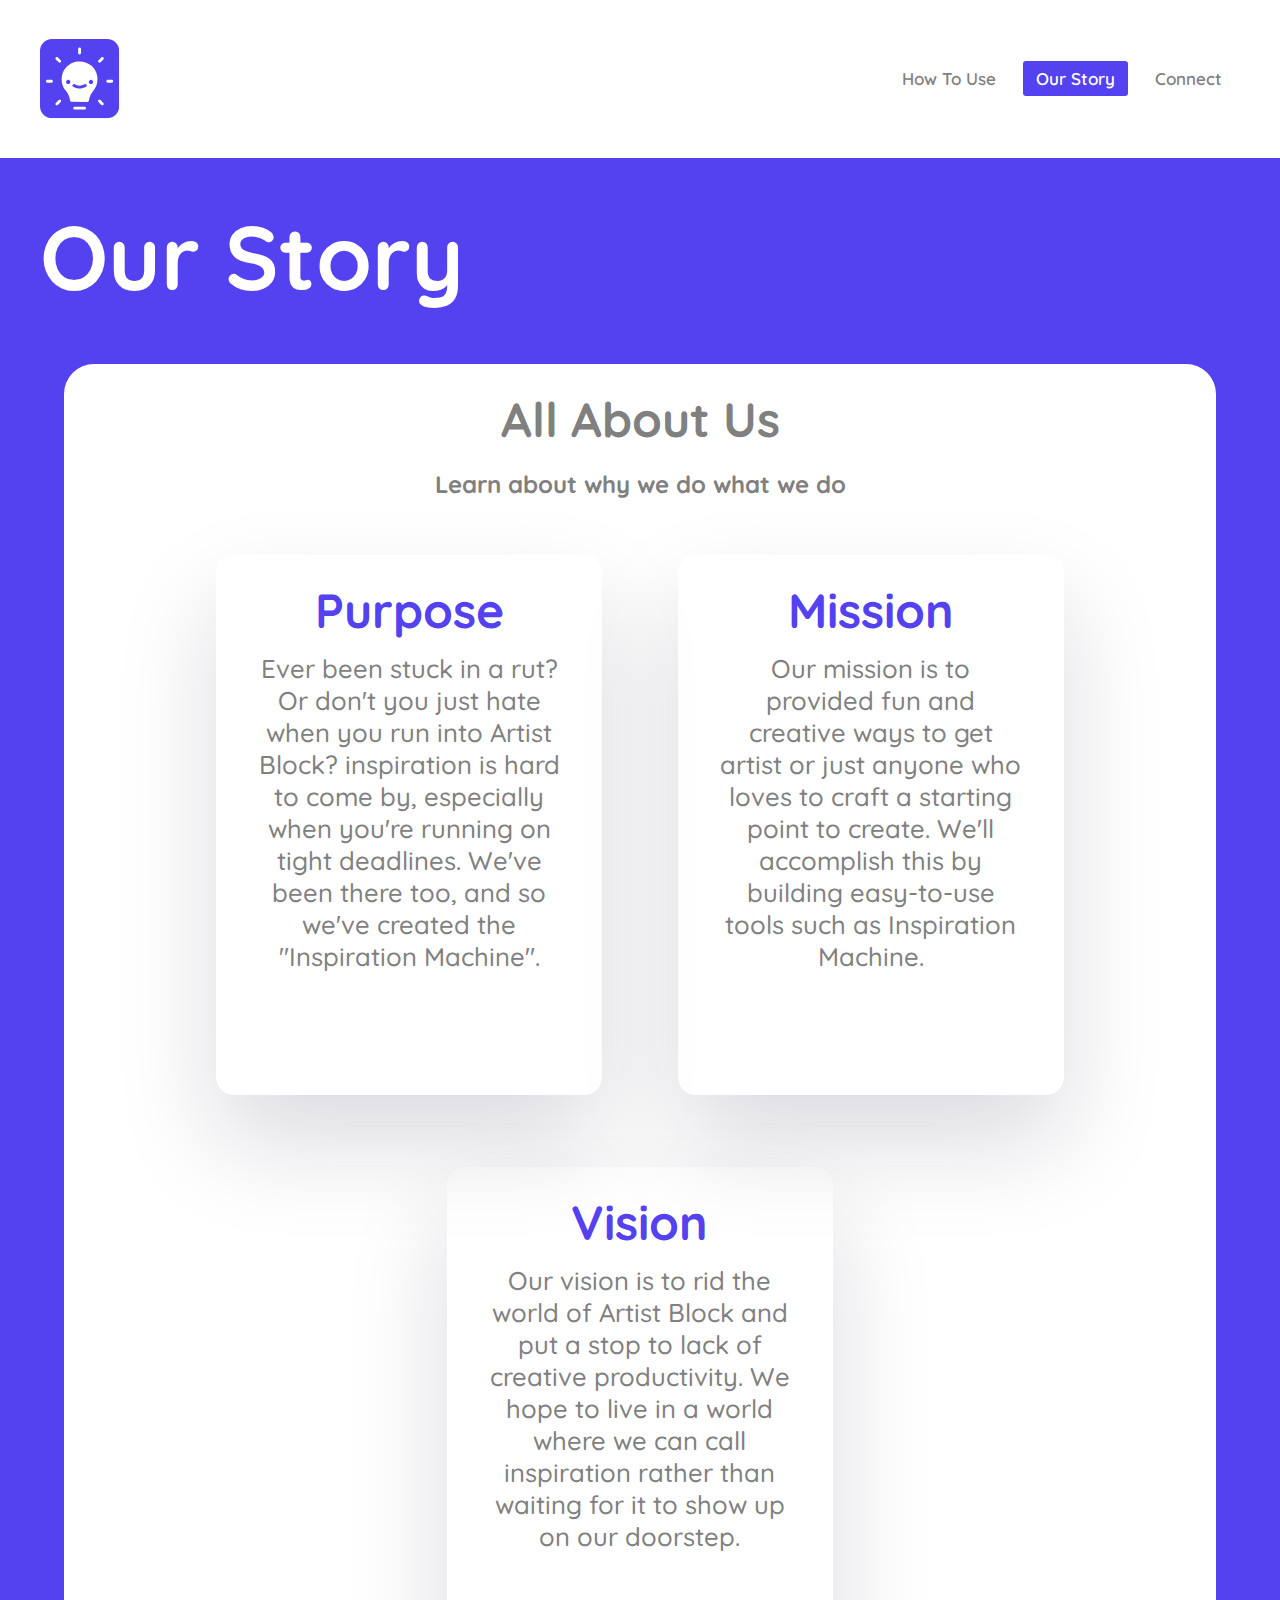
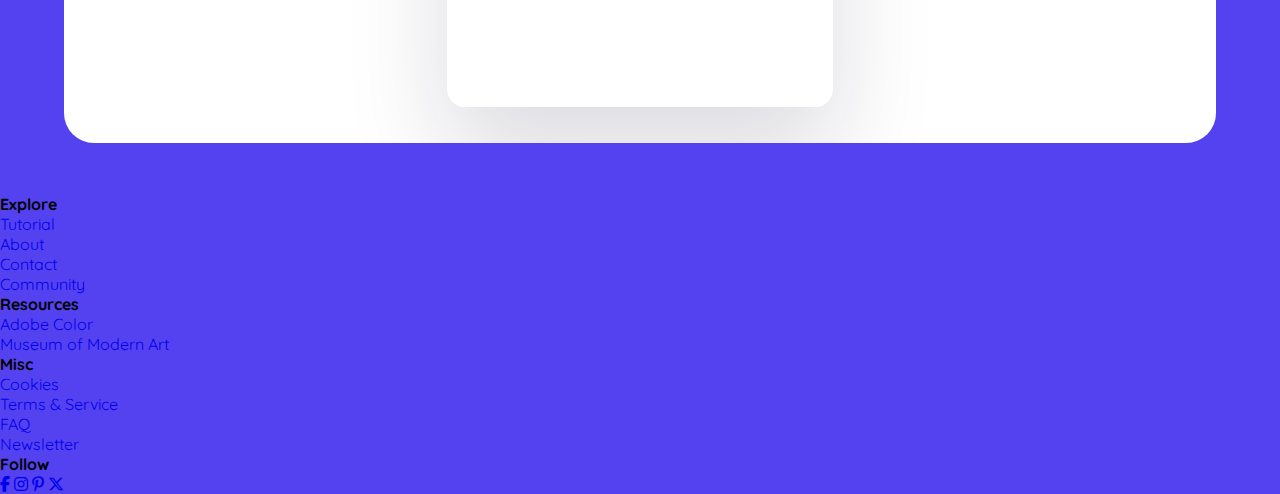
<file: about.html>
<!DOCTYPE html>
<html>
  <head>
    <meta charset="utf-8" />
    <title>Inspiration Machine</title>
    <meta name="viewport" content="width=device-width, initial-scale=1.0" />
    <link rel="stylesheet" href="css/styles.css" />
    <link rel="preconnect" href="https://fonts.googleapis.com" />
    <link rel="preconnect" href="https://fonts.gstatic.com" crossorigin />
    <link
      href="https://fonts.googleapis.com/css2?family=Quicksand:wght@300..700&display=swap"
      rel="stylesheet"
    />
    <link href="https://cdnjs.cloudflare.com/ajax/libs/font-awesome/6.5.2/css/all.min.css"
      rel="stylesheet"/>
  </head>
  <body>
    <nav>
      <a href="index.html" class="home-button">
        <svg
          xmlns="http://www.w3.org/2000/svg"
          width="80"
          height="80"
          viewBox="0 0 80 80"
          fill="none"
        >
          <g clip-path="url(#clip0_2_4)">
            <path
              d="M67.19 0H12C5.37258 0 0 5.37258 0 12V67.19C0 73.8174 5.37258 79.19 12 79.19H67.19C73.8174 79.19 79.19 73.8174 79.19 67.19V12C79.19 5.37258 73.8174 0 67.19 0Z"
              fill="#5441f0"
            />
            <path
              d="M62.35 66.37C61.98 66.37 61.61 66.23 61.33 65.95L58.5 63.12C57.94 62.56 57.94 61.64 58.5 61.08C59.06 60.52 59.98 60.52 60.54 61.08L63.37 63.91C63.93 64.47 63.93 65.39 63.37 65.95C63.09 66.23 62.72 66.37 62.35 66.37Z"
              fill="white"
            />
            <path
              d="M71.77 43.63H67.77C66.97 43.63 66.33 42.98 66.33 42.19C66.33 41.4 66.98 40.75 67.77 40.75H71.77C72.57 40.75 73.21 41.4 73.21 42.19C73.21 42.98 72.56 43.63 71.77 43.63Z"
              fill="white"
            />
            <path
              d="M59.52 23.7C59.15 23.7 58.78 23.56 58.5 23.28C57.94 22.72 57.94 21.8 58.5 21.24L61.33 18.41C61.89 17.85 62.81 17.85 63.37 18.41C63.93 18.97 63.93 19.89 63.37 20.45L60.54 23.28C60.26 23.56 59.89 23.7 59.52 23.7Z"
              fill="white"
            />
            <path
              d="M39.6 15.45C38.8 15.45 38.16 14.8 38.16 14.01V10.01C38.16 9.21001 38.81 8.57001 39.6 8.57001C40.39 8.57001 41.04 9.22001 41.04 10.01V14.01C41.04 14.81 40.39 15.45 39.6 15.45Z"
              fill="white"
            />
            <path
              d="M19.68 23.7C19.31 23.7 18.94 23.56 18.66 23.28L15.83 20.45C15.27 19.89 15.27 18.97 15.83 18.41C16.39 17.85 17.31 17.85 17.87 18.41L20.7 21.24C21.26 21.8 21.26 22.72 20.7 23.28C20.42 23.56 20.05 23.7 19.68 23.7Z"
              fill="white"
            />
            <path
              d="M11.42 43.63H7.41998C6.61998 43.63 5.97998 42.98 5.97998 42.19C5.97998 41.4 6.62998 40.75 7.41998 40.75H11.42C12.22 40.75 12.86 41.4 12.86 42.19C12.86 42.98 12.21 43.63 11.42 43.63Z"
              fill="white"
            />
            <path
              d="M16.85 66.37C16.48 66.37 16.11 66.23 15.83 65.95C15.27 65.39 15.27 64.47 15.83 63.91L18.66 61.08C19.22 60.52 20.14 60.52 20.7 61.08C21.26 61.64 21.26 62.56 20.7 63.12L17.87 65.95C17.59 66.23 17.22 66.37 16.85 66.37Z"
              fill="white"
            />
            <path
              d="M44.51 70.62H34.69C33.89 70.62 33.25 69.97 33.25 69.18C33.25 68.39 33.9 67.74 34.69 67.74H44.51C45.31 67.74 45.95 68.39 45.95 69.18C45.95 69.97 45.3 70.62 44.51 70.62Z"
              fill="white"
            />
            <path
              d="M50.89 26.37C46.66 22.94 41.13 21.64 35.69 22.78C29.02 24.19 23.55 29.61 22.09 36.26C20.86 41.87 22.23 47.56 25.86 51.86C27.78 54.14 29.26 56.68 30.19 61.68C30.32 62.36 30.9 62.85 31.59 62.86L47.43 63.04H47.45C48.15 63.04 48.75 62.53 48.87 61.84C49.73 56.73 51.13 54.31 52.97 52.26C55.91 48.97 57.53 44.73 57.53 40.32C57.53 34.88 55.11 29.8 50.88 26.37H50.89ZM30.23 43.71C30.11 44 29.94 44.23 29.74 44.43C29.54 44.63 29.31 44.78 29.05 44.89C28.79 45.01 28.5 45.06 28.22 45.06C27.96 45.06 27.67 45 27.42 44.89C27.13 44.77 26.9 44.63 26.7 44.43C26.5 44.23 26.35 44 26.24 43.71C26.12 43.45 26.07 43.19 26.07 42.91C26.07 42.33 26.3 41.79 26.7 41.38C26.9 41.18 27.13 41.01 27.42 40.89C27.94 40.69 28.54 40.69 29.06 40.89C29.32 41.01 29.55 41.18 29.75 41.38C30.15 41.78 30.38 42.33 30.38 42.91C30.38 43.2 30.32 43.46 30.24 43.71H30.23ZM46.03 47.81C44.07 48.95 41.84 49.55 39.59 49.55C37.34 49.55 35.11 48.95 33.15 47.81C32.46 47.41 32.23 46.53 32.63 45.84C33.03 45.15 33.91 44.91 34.6 45.32C37.64 47.08 41.54 47.08 44.58 45.32C45.27 44.92 46.15 45.15 46.55 45.84C46.95 46.53 46.71 47.41 46.02 47.81H46.03ZM52.96 43.71C52.84 44 52.7 44.23 52.5 44.43C52.3 44.63 52.07 44.78 51.78 44.89C51.52 45.01 51.26 45.06 50.97 45.06C50.4 45.06 49.85 44.83 49.45 44.43C49.25 44.23 49.08 44 48.96 43.71C48.87 43.45 48.82 43.19 48.82 42.91C48.82 42.33 49.05 41.79 49.45 41.38C50.03 40.78 51 40.58 51.78 40.89C52.07 41.01 52.3 41.18 52.5 41.38C52.9 41.78 53.13 42.33 53.13 42.91C53.13 43.2 53.07 43.46 52.96 43.71Z"
              fill="white"
            />
          </g>
          <defs>
            <clipPath id="clip0_2_4">
              <rect width="79.19" height="79.19" fill="white" />
            </clipPath>
          </defs>
        </svg>
      </a>
      <ul>
        <li><a href="tutorial.html">How To Use</a></li>
        <li><a class="color-active" href="about.html">Our Story</a></li>
        <li><a href="contact.html">Connect</a></li>
      </ul>
    </nav>
    <section></section>
    <h1>Our Story</h1> 
    <div class="board">
      <h3><div class="Homeh3">All About Us</div></h3>
      <h2>
        <div class="Homeh2">
          Learn about why we do what we do
        </div>
      </h2>
      <div class="sheets">    <h2><div class="abouth2">Purpose</div></h2>
      <div class="p-container">
        <p>
          Ever been stuck in a rut? Or don't you just hate when you run into
          Artist Block? inspiration is hard to come by, especially when you're
          running on tight deadlines. We've been there too, and so we've created
          the "Inspiration Machine".
        </p>
      </div></div>
          <div class="sheets"><h2><div class="abouth2">Mission</div></h2>
          <div class="p2-container">
            <p>
              Our mission is to provided fun and creative ways to get artist or just
              anyone who loves to craft a starting point to create. We'll accomplish
              this by building easy-to-use tools such as Inspiration Machine.
            </p>
          </div>
          </div>
              <div class="sheets"><h2><div class="abouth2">Vision</div></h2>
              <div class="p2-container">
                <p>
                  Our vision is to rid the world of Artist Block and put a stop to lack of creative productivity. We hope to live in a world where we can call inspiration rather than waiting for it to show up on our doorstep.
                </p>
              </div>
          </div>
      </div>
    </div>
    

    <body class="about"></body>
    <section class="footer">
      <div class="footer-content">
      <div class="footer-row">
        <div class="footer-col">
          <h4>Explore</h4>
          <ul class="links">
            <li><a href="tutorial.html">Tutorial</a></li>
            <li><a href="about.html">About</a></li>
            <li><a href="contact.html">Contact</a></li>
            <li><a href="social.html">Community</a></li>
          </ul>
        </div>
        <div class="footer-col">
          <h4>Resources</h4>
          <ul class="links">
            <li><a href="https://color.adobe.com/create/color-wheel">Adobe Color</a></li>
            <li><a href="https://www.moma.org/">Museum of Modern Art</a></li>
          </ul>
        </div>
        <div class="footer-col">
          <h4>Misc</h4>
          <ul class="links">
            <li><a href="#">Cookies</a></li>
            <li><a href="#">Terms & Service</a></li>
            <li><a href="#">FAQ</a></li>
            <li><a href="#">Newsletter</a></li>
          </ul>
        </div>
        <div class="footer-col">
          <h4>Follow</h4>
          <div class="icons">
            <a href="https://www.facebook.com/" target="_blank"><i class="fa-brands fa-facebook-f"></i></a>
            <a href="https://www.instagram.com/" target="_blank"><i class="fa-brands fa-instagram"></i></a>
            <a href="https://www.pinterest.com/" target="_blank"><i class="fa-brands fa-pinterest-p"></i></a>
            <a href="https://www.twitter.com/" target="_blank"><i class="fa-brands fa-x-twitter"></i></a>
          </div>
        </div>
      </div>
    </section>
  </body>
</html>
</file>
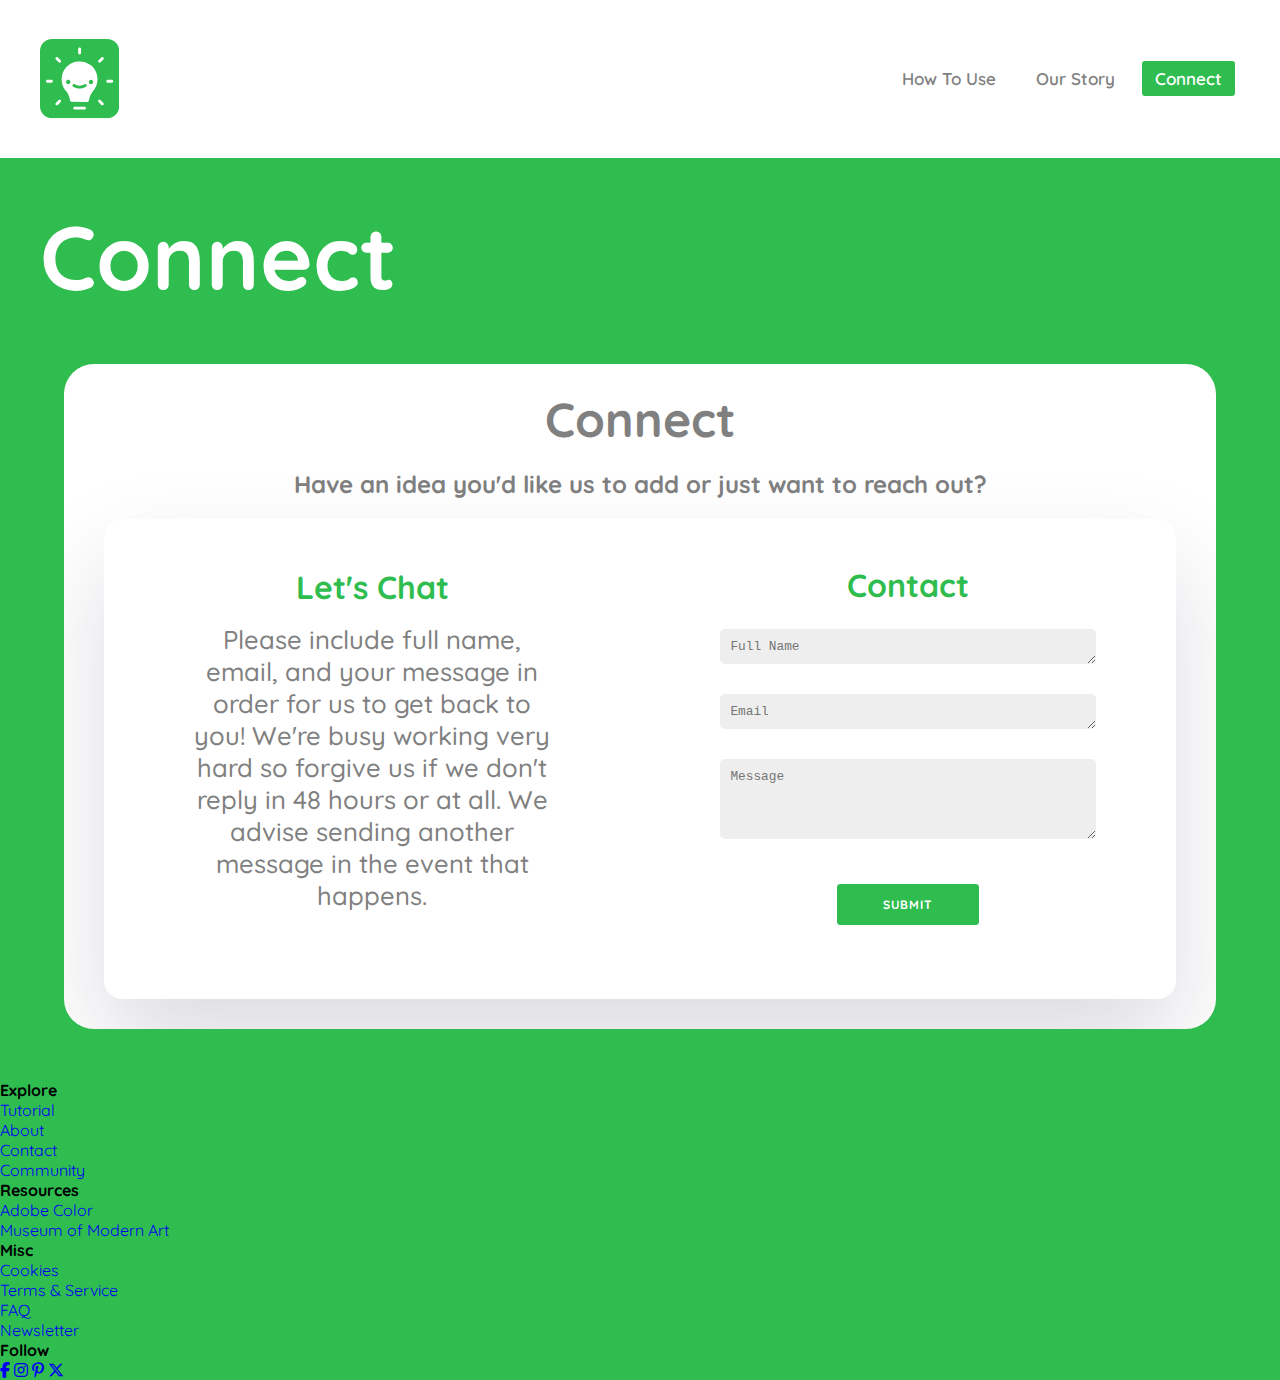
<file: contact.html>
<!DOCTYPE html>
<html>
  <head>
    <meta charset="utf-8" />
    <title>Inspiration Machine</title>
    <meta name="viewport" content="width=device-width, initial-scale=1.0" />
    <link rel="stylesheet" href="css/styles.css" />
    <link rel="preconnect" href="https://fonts.googleapis.com" />
    <link rel="preconnect" href="https://fonts.gstatic.com" crossorigin />
    <link
      href="https://fonts.googleapis.com/css2?family=Quicksand:wght@300..700&display=swap"
      rel="stylesheet"
    />
    <link href="https://cdnjs.cloudflare.com/ajax/libs/font-awesome/6.5.2/css/all.min.css"
      rel="stylesheet"/>
  </head>
  <body>
    <nav>
      <a href="index.html" class="home-button">
        <svg
          xmlns="http://www.w3.org/2000/svg"
          width="80"
          height="80"
          viewBox="0 0 80 80"
          fill="none"
        >
          <g clip-path="url(#clip0_2_4)">
            <path
              d="M67.19 0H12C5.37258 0 0 5.37258 0 12V67.19C0 73.8174 5.37258 79.19 12 79.19H67.19C73.8174 79.19 79.19 73.8174 79.19 67.19V12C79.19 5.37258 73.8174 0 67.19 0Z"
              fill="#2FBD50"
            />
            <path
              d="M62.35 66.37C61.98 66.37 61.61 66.23 61.33 65.95L58.5 63.12C57.94 62.56 57.94 61.64 58.5 61.08C59.06 60.52 59.98 60.52 60.54 61.08L63.37 63.91C63.93 64.47 63.93 65.39 63.37 65.95C63.09 66.23 62.72 66.37 62.35 66.37Z"
              fill="white"
            />
            <path
              d="M71.77 43.63H67.77C66.97 43.63 66.33 42.98 66.33 42.19C66.33 41.4 66.98 40.75 67.77 40.75H71.77C72.57 40.75 73.21 41.4 73.21 42.19C73.21 42.98 72.56 43.63 71.77 43.63Z"
              fill="white"
            />
            <path
              d="M59.52 23.7C59.15 23.7 58.78 23.56 58.5 23.28C57.94 22.72 57.94 21.8 58.5 21.24L61.33 18.41C61.89 17.85 62.81 17.85 63.37 18.41C63.93 18.97 63.93 19.89 63.37 20.45L60.54 23.28C60.26 23.56 59.89 23.7 59.52 23.7Z"
              fill="white"
            />
            <path
              d="M39.6 15.45C38.8 15.45 38.16 14.8 38.16 14.01V10.01C38.16 9.21001 38.81 8.57001 39.6 8.57001C40.39 8.57001 41.04 9.22001 41.04 10.01V14.01C41.04 14.81 40.39 15.45 39.6 15.45Z"
              fill="white"
            />
            <path
              d="M19.68 23.7C19.31 23.7 18.94 23.56 18.66 23.28L15.83 20.45C15.27 19.89 15.27 18.97 15.83 18.41C16.39 17.85 17.31 17.85 17.87 18.41L20.7 21.24C21.26 21.8 21.26 22.72 20.7 23.28C20.42 23.56 20.05 23.7 19.68 23.7Z"
              fill="white"
            />
            <path
              d="M11.42 43.63H7.41998C6.61998 43.63 5.97998 42.98 5.97998 42.19C5.97998 41.4 6.62998 40.75 7.41998 40.75H11.42C12.22 40.75 12.86 41.4 12.86 42.19C12.86 42.98 12.21 43.63 11.42 43.63Z"
              fill="white"
            />
            <path
              d="M16.85 66.37C16.48 66.37 16.11 66.23 15.83 65.95C15.27 65.39 15.27 64.47 15.83 63.91L18.66 61.08C19.22 60.52 20.14 60.52 20.7 61.08C21.26 61.64 21.26 62.56 20.7 63.12L17.87 65.95C17.59 66.23 17.22 66.37 16.85 66.37Z"
              fill="white"
            />
            <path
              d="M44.51 70.62H34.69C33.89 70.62 33.25 69.97 33.25 69.18C33.25 68.39 33.9 67.74 34.69 67.74H44.51C45.31 67.74 45.95 68.39 45.95 69.18C45.95 69.97 45.3 70.62 44.51 70.62Z"
              fill="white"
            />
            <path
              d="M50.89 26.37C46.66 22.94 41.13 21.64 35.69 22.78C29.02 24.19 23.55 29.61 22.09 36.26C20.86 41.87 22.23 47.56 25.86 51.86C27.78 54.14 29.26 56.68 30.19 61.68C30.32 62.36 30.9 62.85 31.59 62.86L47.43 63.04H47.45C48.15 63.04 48.75 62.53 48.87 61.84C49.73 56.73 51.13 54.31 52.97 52.26C55.91 48.97 57.53 44.73 57.53 40.32C57.53 34.88 55.11 29.8 50.88 26.37H50.89ZM30.23 43.71C30.11 44 29.94 44.23 29.74 44.43C29.54 44.63 29.31 44.78 29.05 44.89C28.79 45.01 28.5 45.06 28.22 45.06C27.96 45.06 27.67 45 27.42 44.89C27.13 44.77 26.9 44.63 26.7 44.43C26.5 44.23 26.35 44 26.24 43.71C26.12 43.45 26.07 43.19 26.07 42.91C26.07 42.33 26.3 41.79 26.7 41.38C26.9 41.18 27.13 41.01 27.42 40.89C27.94 40.69 28.54 40.69 29.06 40.89C29.32 41.01 29.55 41.18 29.75 41.38C30.15 41.78 30.38 42.33 30.38 42.91C30.38 43.2 30.32 43.46 30.24 43.71H30.23ZM46.03 47.81C44.07 48.95 41.84 49.55 39.59 49.55C37.34 49.55 35.11 48.95 33.15 47.81C32.46 47.41 32.23 46.53 32.63 45.84C33.03 45.15 33.91 44.91 34.6 45.32C37.64 47.08 41.54 47.08 44.58 45.32C45.27 44.92 46.15 45.15 46.55 45.84C46.95 46.53 46.71 47.41 46.02 47.81H46.03ZM52.96 43.71C52.84 44 52.7 44.23 52.5 44.43C52.3 44.63 52.07 44.78 51.78 44.89C51.52 45.01 51.26 45.06 50.97 45.06C50.4 45.06 49.85 44.83 49.45 44.43C49.25 44.23 49.08 44 48.96 43.71C48.87 43.45 48.82 43.19 48.82 42.91C48.82 42.33 49.05 41.79 49.45 41.38C50.03 40.78 51 40.58 51.78 40.89C52.07 41.01 52.3 41.18 52.5 41.38C52.9 41.78 53.13 42.33 53.13 42.91C53.13 43.2 53.07 43.46 52.96 43.71Z"
              fill="white"
            />
          </g>
          <defs>
            <clipPath id="clip0_2_4">
              <rect width="79.19" height="79.19" fill="white" />
            </clipPath>
          </defs>
        </svg>
      </a>
      <ul>
        <li><a href="tutorial.html">How To Use</a></li>
        <li><a href="about.html">Our Story</a></li>
        <li><a class="color4-active" href="contact.html">Connect</a></li>
      </ul>
    </nav>
    <section></section>
    <body class="connect"></body>
    <h1>Connect</h1>
    <div class= "board"> <h3><div class="Homeh3">Connect</div></h3>
    <h2>
      <div class="Homeh2">
        Have an idea you'd like us to add or just want to reach out?
      </div>
      <div class="container">
        <div class="form-container">
          <div class="left-container">
            <div class="left-inner-container">
            <h6>Let's Chat</h6>
              <p>Please include full name, email, and your message in order for us to get back to you! We're busy working very hard so forgive us if we don't reply in 48 hours or at all. We advise sending another message in the event that happens.</p>
          </div>
            </div>
          <div class="right-container">
            <div class="right-inner-container">
              <form method="post" action="contactengine.php">
                <h6 class="lg-view">Contact</h6>
                <h6 class="sm-view">Let's Chat</h6>
                <label for="Name"></label>
				<input type="text" name="Name" id="Name" />
        <textarea id="Name" name="Name" rows="1" placeholder="Full Name" required></textarea>
	
				<label for="Email"></label>
				<input type="text" name="Email" id="Email" />
        <textarea id="Email" name="Email" rows="1" cols="20" placeholder="Email" required></textarea>
				
				<label for="Message"></label><br />
				<textarea id="Message" name="Message" rows="4" cols="20" placeholder="Message" required></textarea>
                <button type="submit">Submit</button>
            </form>
            </div>
          </div>
        </div>
      </div>
  </div>

  <section class="footer">
    <div class="footer-content">
    <div class="footer-row">
      <div class="footer-col">
        <h4>Explore</h4>
          <ul class="links">
            <li><a href="tutorial.html">Tutorial</a></li>
            <li><a href="about.html">About</a></li>
            <li><a href="contact.html">Contact</a></li>
            <li><a href="social.html">Community</a></li>
          </ul>
        </div>
        <div class="footer-col">
          <h4>Resources</h4>
          <ul class="links">
            <li><a href="https://color.adobe.com/create/color-wheel">Adobe Color</a></li>
            <li><a href="https://www.moma.org/">Museum of Modern Art</a></li>
          </ul>
        </div>
      <div class="footer-col">
        <h4>Misc</h4>
        <ul class="links">
          <li><a href="#">Cookies</a></li>
          <li><a href="#">Terms & Service</a></li>
          <li><a href="#">FAQ</a></li>
          <li><a href="#">Newsletter</a></li>
        </ul>
      </div>
      <div class="footer-col">
        <h4>Follow</h4>
        <div class="icons">
          <a href="https://www.facebook.com/" target="_blank"><i class="fa-brands fa-facebook-f"></i></a>
          <a href="https://www.instagram.com/" target="_blank"><i class="fa-brands fa-instagram"></i></a>
          <a href="https://www.pinterest.com/" target="_blank"><i class="fa-brands fa-pinterest-p"></i></a>
          <a href="https://www.twitter.com/" target="_blank"><i class="fa-brands fa-x-twitter"></i></a>
        </div>
      </div>
    </div>
  </section>

  </body>
</html>
</file>
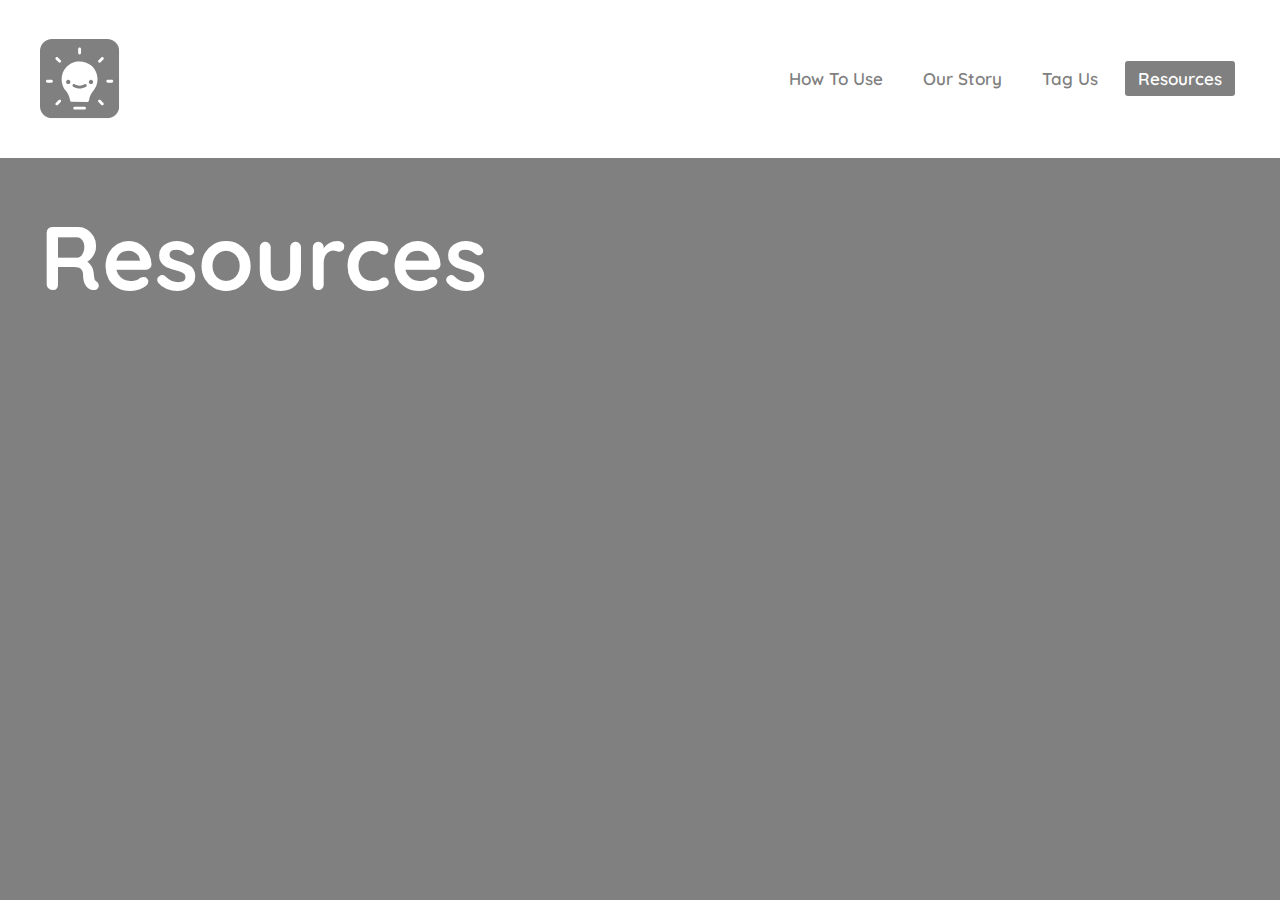
<file: resource.html>
<!DOCTYPE html>
<html>
  <head>
    <meta charset="utf-8" />
    <title>Inspiration Machine</title>
    <meta name="viewport" content="width=device-width, initial-scale=1.0" />
    <link rel="stylesheet" href="css/styles.css" />
    <link rel="preconnect" href="https://fonts.googleapis.com" />
    <link rel="preconnect" href="https://fonts.gstatic.com" crossorigin />
    <link
      href="https://fonts.googleapis.com/css2?family=Quicksand:wght@300..700&display=swap"
      rel="stylesheet"
    />
  </head>
  <body>
    <nav>
      <a href="index.html" class="home-button">
        <svg
          xmlns="http://www.w3.org/2000/svg"
          width="80"
          height="80"
          viewBox="0 0 80 80"
          fill="none"
        >
          <g clip-path="url(#clip0_2_4)">
            <path
              d="M67.19 0H12C5.37258 0 0 5.37258 0 12V67.19C0 73.8174 5.37258 79.19 12 79.19H67.19C73.8174 79.19 79.19 73.8174 79.19 67.19V12C79.19 5.37258 73.8174 0 67.19 0Z"
              fill="#808080"
            />
            <path
              d="M62.35 66.37C61.98 66.37 61.61 66.23 61.33 65.95L58.5 63.12C57.94 62.56 57.94 61.64 58.5 61.08C59.06 60.52 59.98 60.52 60.54 61.08L63.37 63.91C63.93 64.47 63.93 65.39 63.37 65.95C63.09 66.23 62.72 66.37 62.35 66.37Z"
              fill="white"
            />
            <path
              d="M71.77 43.63H67.77C66.97 43.63 66.33 42.98 66.33 42.19C66.33 41.4 66.98 40.75 67.77 40.75H71.77C72.57 40.75 73.21 41.4 73.21 42.19C73.21 42.98 72.56 43.63 71.77 43.63Z"
              fill="white"
            />
            <path
              d="M59.52 23.7C59.15 23.7 58.78 23.56 58.5 23.28C57.94 22.72 57.94 21.8 58.5 21.24L61.33 18.41C61.89 17.85 62.81 17.85 63.37 18.41C63.93 18.97 63.93 19.89 63.37 20.45L60.54 23.28C60.26 23.56 59.89 23.7 59.52 23.7Z"
              fill="white"
            />
            <path
              d="M39.6 15.45C38.8 15.45 38.16 14.8 38.16 14.01V10.01C38.16 9.21001 38.81 8.57001 39.6 8.57001C40.39 8.57001 41.04 9.22001 41.04 10.01V14.01C41.04 14.81 40.39 15.45 39.6 15.45Z"
              fill="white"
            />
            <path
              d="M19.68 23.7C19.31 23.7 18.94 23.56 18.66 23.28L15.83 20.45C15.27 19.89 15.27 18.97 15.83 18.41C16.39 17.85 17.31 17.85 17.87 18.41L20.7 21.24C21.26 21.8 21.26 22.72 20.7 23.28C20.42 23.56 20.05 23.7 19.68 23.7Z"
              fill="white"
            />
            <path
              d="M11.42 43.63H7.41998C6.61998 43.63 5.97998 42.98 5.97998 42.19C5.97998 41.4 6.62998 40.75 7.41998 40.75H11.42C12.22 40.75 12.86 41.4 12.86 42.19C12.86 42.98 12.21 43.63 11.42 43.63Z"
              fill="white"
            />
            <path
              d="M16.85 66.37C16.48 66.37 16.11 66.23 15.83 65.95C15.27 65.39 15.27 64.47 15.83 63.91L18.66 61.08C19.22 60.52 20.14 60.52 20.7 61.08C21.26 61.64 21.26 62.56 20.7 63.12L17.87 65.95C17.59 66.23 17.22 66.37 16.85 66.37Z"
              fill="white"
            />
            <path
              d="M44.51 70.62H34.69C33.89 70.62 33.25 69.97 33.25 69.18C33.25 68.39 33.9 67.74 34.69 67.74H44.51C45.31 67.74 45.95 68.39 45.95 69.18C45.95 69.97 45.3 70.62 44.51 70.62Z"
              fill="white"
            />
            <path
              d="M50.89 26.37C46.66 22.94 41.13 21.64 35.69 22.78C29.02 24.19 23.55 29.61 22.09 36.26C20.86 41.87 22.23 47.56 25.86 51.86C27.78 54.14 29.26 56.68 30.19 61.68C30.32 62.36 30.9 62.85 31.59 62.86L47.43 63.04H47.45C48.15 63.04 48.75 62.53 48.87 61.84C49.73 56.73 51.13 54.31 52.97 52.26C55.91 48.97 57.53 44.73 57.53 40.32C57.53 34.88 55.11 29.8 50.88 26.37H50.89ZM30.23 43.71C30.11 44 29.94 44.23 29.74 44.43C29.54 44.63 29.31 44.78 29.05 44.89C28.79 45.01 28.5 45.06 28.22 45.06C27.96 45.06 27.67 45 27.42 44.89C27.13 44.77 26.9 44.63 26.7 44.43C26.5 44.23 26.35 44 26.24 43.71C26.12 43.45 26.07 43.19 26.07 42.91C26.07 42.33 26.3 41.79 26.7 41.38C26.9 41.18 27.13 41.01 27.42 40.89C27.94 40.69 28.54 40.69 29.06 40.89C29.32 41.01 29.55 41.18 29.75 41.38C30.15 41.78 30.38 42.33 30.38 42.91C30.38 43.2 30.32 43.46 30.24 43.71H30.23ZM46.03 47.81C44.07 48.95 41.84 49.55 39.59 49.55C37.34 49.55 35.11 48.95 33.15 47.81C32.46 47.41 32.23 46.53 32.63 45.84C33.03 45.15 33.91 44.91 34.6 45.32C37.64 47.08 41.54 47.08 44.58 45.32C45.27 44.92 46.15 45.15 46.55 45.84C46.95 46.53 46.71 47.41 46.02 47.81H46.03ZM52.96 43.71C52.84 44 52.7 44.23 52.5 44.43C52.3 44.63 52.07 44.78 51.78 44.89C51.52 45.01 51.26 45.06 50.97 45.06C50.4 45.06 49.85 44.83 49.45 44.43C49.25 44.23 49.08 44 48.96 43.71C48.87 43.45 48.82 43.19 48.82 42.91C48.82 42.33 49.05 41.79 49.45 41.38C50.03 40.78 51 40.58 51.78 40.89C52.07 41.01 52.3 41.18 52.5 41.38C52.9 41.78 53.13 42.33 53.13 42.91C53.13 43.2 53.07 43.46 52.96 43.71Z"
              fill="white"
            />
          </g>
          <defs>
            <clipPath id="clip0_2_4">
              <rect width="79.19" height="79.19" fill="white" />
            </clipPath>
          </defs>
        </svg>
      </a>
      <ul>
        <li><a href="tutorial.html">How To Use</a></li>
        <li><a href="about.html">Our Story</a></li>
        <li><a href="social.html">Tag Us</a></li>
        <li><a class="active" href="resource.html">Resources</a></li>
      </ul>
    </nav>
    <section></section>
    <h1>Resources</h1>
  </body>
</html>
</file>
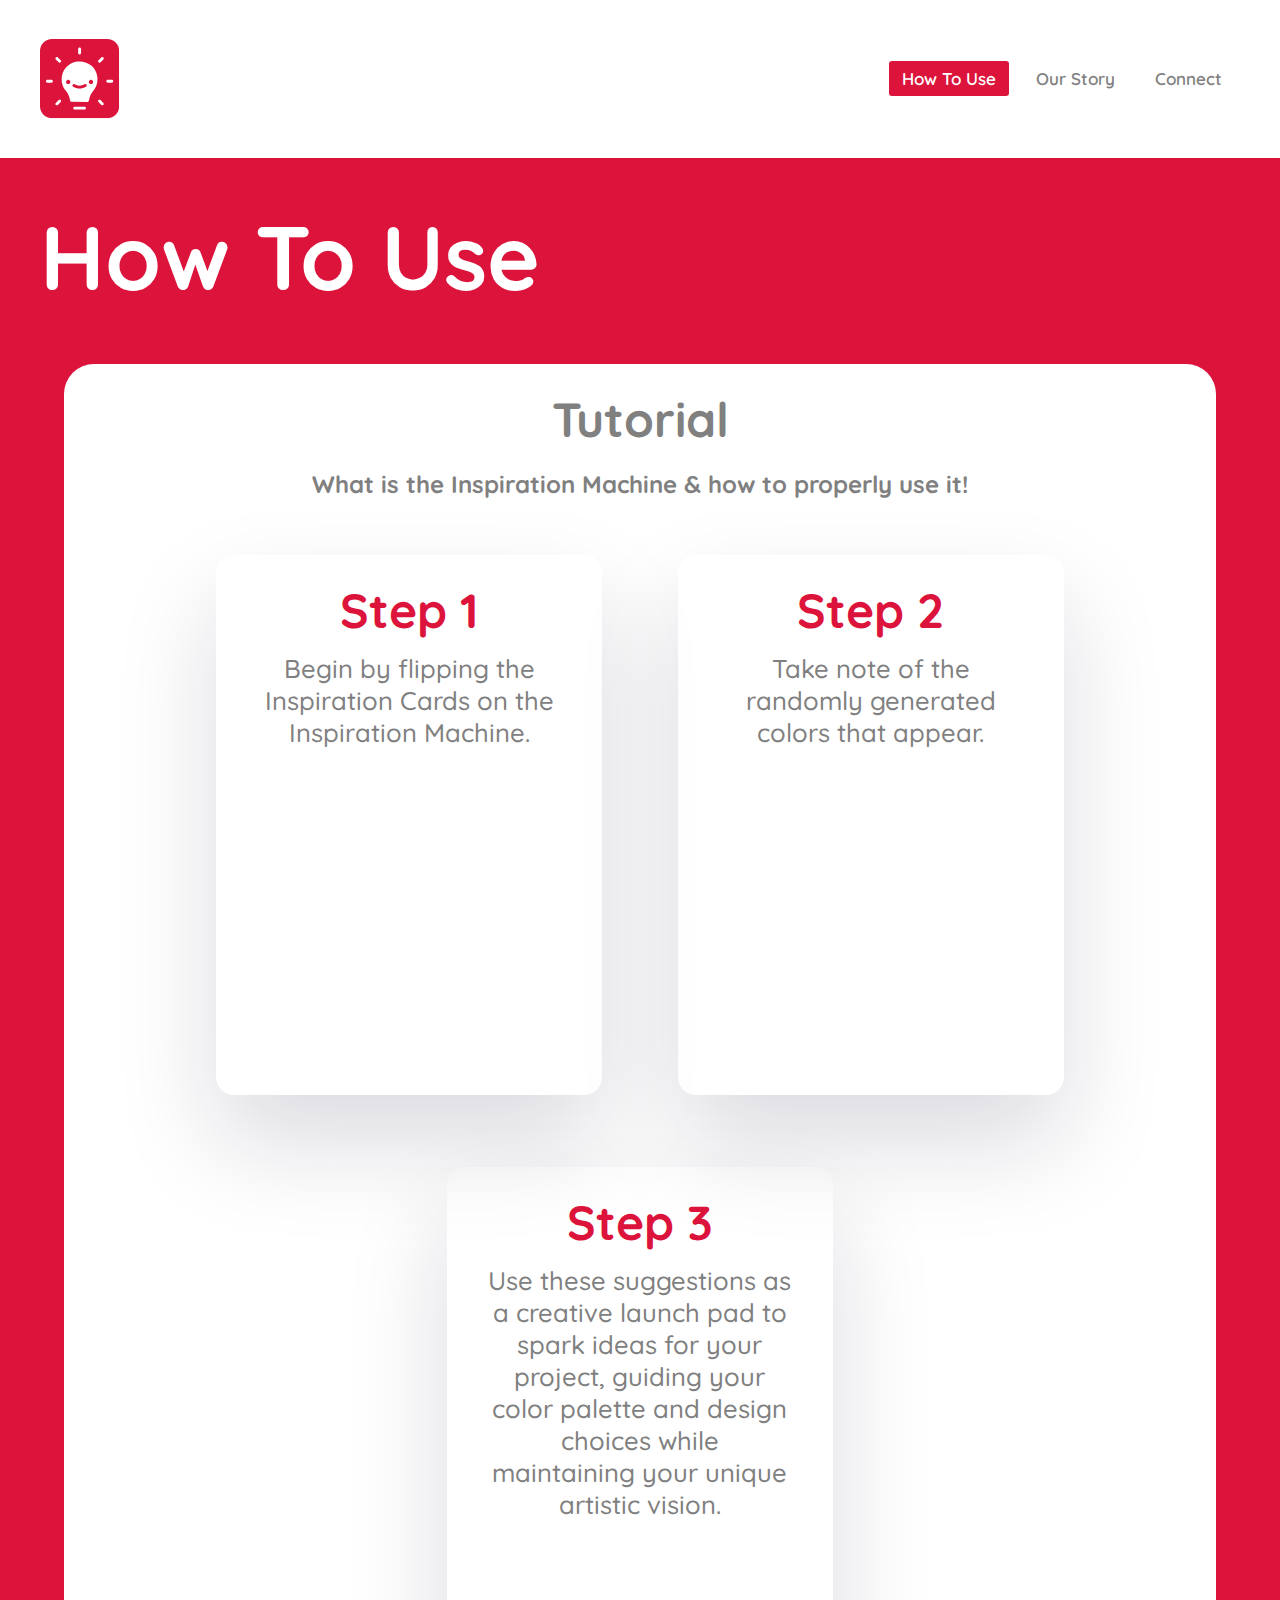
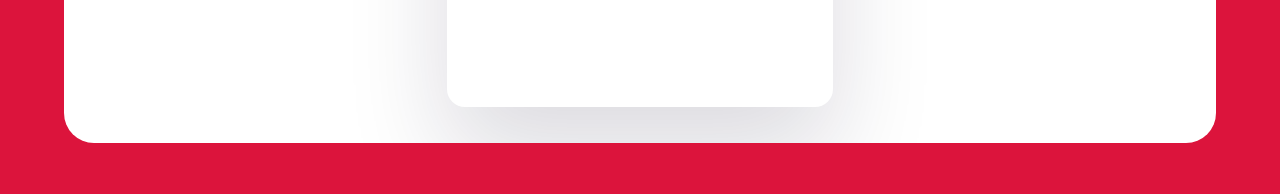
<file: tutorial.html>
<!DOCTYPE html>
<html>
  <head>
    <meta charset="utf-8" />
    <title>Inspiration Machine</title>
    <meta name="viewport" content="width=device-width, initial-scale=1.0" />
    <link rel="stylesheet" href="css/styles.css" />
    <link rel="preconnect" href="https://fonts.googleapis.com" />
    <link rel="preconnect" href="https://fonts.gstatic.com" crossorigin />
    <link
      href="https://fonts.googleapis.com/css2?family=Quicksand:wght@300..700&display=swap"
      rel="stylesheet"
    />
    <link href="https://cdnjs.cloudflare.com/ajax/libs/font-awesome/6.5.2/css/all.min.css"
      rel="stylesheet"/>
  </head>
  <body>
    <nav>
      <a href="index.html" class="home-button">
        <svg
          xmlns="http://www.w3.org/2000/svg"
          width="80"
          height="80"
          viewBox="0 0 80 80"
          fill="none"
        >
          <g clip-path="url(#clip0_2_4)">
            <path
              d="M67.19 0H12C5.37258 0 0 5.37258 0 12V67.19C0 73.8174 5.37258 79.19 12 79.19H67.19C73.8174 79.19 79.19 73.8174 79.19 67.19V12C79.19 5.37258 73.8174 0 67.19 0Z"
              fill="#dc143c"
            />
            <path
              d="M62.35 66.37C61.98 66.37 61.61 66.23 61.33 65.95L58.5 63.12C57.94 62.56 57.94 61.64 58.5 61.08C59.06 60.52 59.98 60.52 60.54 61.08L63.37 63.91C63.93 64.47 63.93 65.39 63.37 65.95C63.09 66.23 62.72 66.37 62.35 66.37Z"
              fill="white"
            />
            <path
              d="M71.77 43.63H67.77C66.97 43.63 66.33 42.98 66.33 42.19C66.33 41.4 66.98 40.75 67.77 40.75H71.77C72.57 40.75 73.21 41.4 73.21 42.19C73.21 42.98 72.56 43.63 71.77 43.63Z"
              fill="white"
            />
            <path
              d="M59.52 23.7C59.15 23.7 58.78 23.56 58.5 23.28C57.94 22.72 57.94 21.8 58.5 21.24L61.33 18.41C61.89 17.85 62.81 17.85 63.37 18.41C63.93 18.97 63.93 19.89 63.37 20.45L60.54 23.28C60.26 23.56 59.89 23.7 59.52 23.7Z"
              fill="white"
            />
            <path
              d="M39.6 15.45C38.8 15.45 38.16 14.8 38.16 14.01V10.01C38.16 9.21001 38.81 8.57001 39.6 8.57001C40.39 8.57001 41.04 9.22001 41.04 10.01V14.01C41.04 14.81 40.39 15.45 39.6 15.45Z"
              fill="white"
            />
            <path
              d="M19.68 23.7C19.31 23.7 18.94 23.56 18.66 23.28L15.83 20.45C15.27 19.89 15.27 18.97 15.83 18.41C16.39 17.85 17.31 17.85 17.87 18.41L20.7 21.24C21.26 21.8 21.26 22.72 20.7 23.28C20.42 23.56 20.05 23.7 19.68 23.7Z"
              fill="white"
            />
            <path
              d="M11.42 43.63H7.41998C6.61998 43.63 5.97998 42.98 5.97998 42.19C5.97998 41.4 6.62998 40.75 7.41998 40.75H11.42C12.22 40.75 12.86 41.4 12.86 42.19C12.86 42.98 12.21 43.63 11.42 43.63Z"
              fill="white"
            />
            <path
              d="M16.85 66.37C16.48 66.37 16.11 66.23 15.83 65.95C15.27 65.39 15.27 64.47 15.83 63.91L18.66 61.08C19.22 60.52 20.14 60.52 20.7 61.08C21.26 61.64 21.26 62.56 20.7 63.12L17.87 65.95C17.59 66.23 17.22 66.37 16.85 66.37Z"
              fill="white"
            />
            <path
              d="M44.51 70.62H34.69C33.89 70.62 33.25 69.97 33.25 69.18C33.25 68.39 33.9 67.74 34.69 67.74H44.51C45.31 67.74 45.95 68.39 45.95 69.18C45.95 69.97 45.3 70.62 44.51 70.62Z"
              fill="white"
            />
            <path
              d="M50.89 26.37C46.66 22.94 41.13 21.64 35.69 22.78C29.02 24.19 23.55 29.61 22.09 36.26C20.86 41.87 22.23 47.56 25.86 51.86C27.78 54.14 29.26 56.68 30.19 61.68C30.32 62.36 30.9 62.85 31.59 62.86L47.43 63.04H47.45C48.15 63.04 48.75 62.53 48.87 61.84C49.73 56.73 51.13 54.31 52.97 52.26C55.91 48.97 57.53 44.73 57.53 40.32C57.53 34.88 55.11 29.8 50.88 26.37H50.89ZM30.23 43.71C30.11 44 29.94 44.23 29.74 44.43C29.54 44.63 29.31 44.78 29.05 44.89C28.79 45.01 28.5 45.06 28.22 45.06C27.96 45.06 27.67 45 27.42 44.89C27.13 44.77 26.9 44.63 26.7 44.43C26.5 44.23 26.35 44 26.24 43.71C26.12 43.45 26.07 43.19 26.07 42.91C26.07 42.33 26.3 41.79 26.7 41.38C26.9 41.18 27.13 41.01 27.42 40.89C27.94 40.69 28.54 40.69 29.06 40.89C29.32 41.01 29.55 41.18 29.75 41.38C30.15 41.78 30.38 42.33 30.38 42.91C30.38 43.2 30.32 43.46 30.24 43.71H30.23ZM46.03 47.81C44.07 48.95 41.84 49.55 39.59 49.55C37.34 49.55 35.11 48.95 33.15 47.81C32.46 47.41 32.23 46.53 32.63 45.84C33.03 45.15 33.91 44.91 34.6 45.32C37.64 47.08 41.54 47.08 44.58 45.32C45.27 44.92 46.15 45.15 46.55 45.84C46.95 46.53 46.71 47.41 46.02 47.81H46.03ZM52.96 43.71C52.84 44 52.7 44.23 52.5 44.43C52.3 44.63 52.07 44.78 51.78 44.89C51.52 45.01 51.26 45.06 50.97 45.06C50.4 45.06 49.85 44.83 49.45 44.43C49.25 44.23 49.08 44 48.96 43.71C48.87 43.45 48.82 43.19 48.82 42.91C48.82 42.33 49.05 41.79 49.45 41.38C50.03 40.78 51 40.58 51.78 40.89C52.07 41.01 52.3 41.18 52.5 41.38C52.9 41.78 53.13 42.33 53.13 42.91C53.13 43.2 53.07 43.46 52.96 43.71Z"
              fill="white"
            />
          </g>
          <defs>
            <clipPath id="clip0_2_4">
              <rect width="79.19" height="79.19" fill="white" />
            </clipPath>
          </defs>
        </svg>
      </a>
      <ul>
        <li><a class="color2-active" href="tutorial.html">How To Use</a></li>
        <li><a href="about.html">Our Story</a></li>
        <li><a href="contact.html">Connect</a></li>
      </ul>
    </nav>
    <section></section>
    <h1>How To Use</h1>
    <div class="board">
      <h3><div class="Homeh3">Tutorial</div></h3>
      <h2>
        <div class="Homeh2">
          What is the Inspiration Machine & how to properly use it!
        </div>
      </h2>
      <div class="sheets">    
        <h2><div class="tutorialh2">Step 1</div></h2>
      <div class="p-container">
        <p>
          Begin by flipping the Inspiration Cards on the Inspiration Machine.
        </p>
      </div></div>
          <div class="sheets"><h2><div class="tutorialh2">Step 2</div></h2>
          <div class="p2-container">
            <p>
              Take note of the randomly generated colors that appear.
            </p>
          </div>
          </div>
              <div class="sheets"><h2><div class="tutorialh2">Step 3</div></h2>
              <div class="p2-container">
                <p>
                  Use these suggestions as a creative launch pad to spark ideas for your project, guiding your color palette and design choices while maintaining your unique artistic vision.
                </p>
              </div>
          </div>
      </div>
    </div>
    <body class="tutorial"></body>
  </body>
</html>
</file>
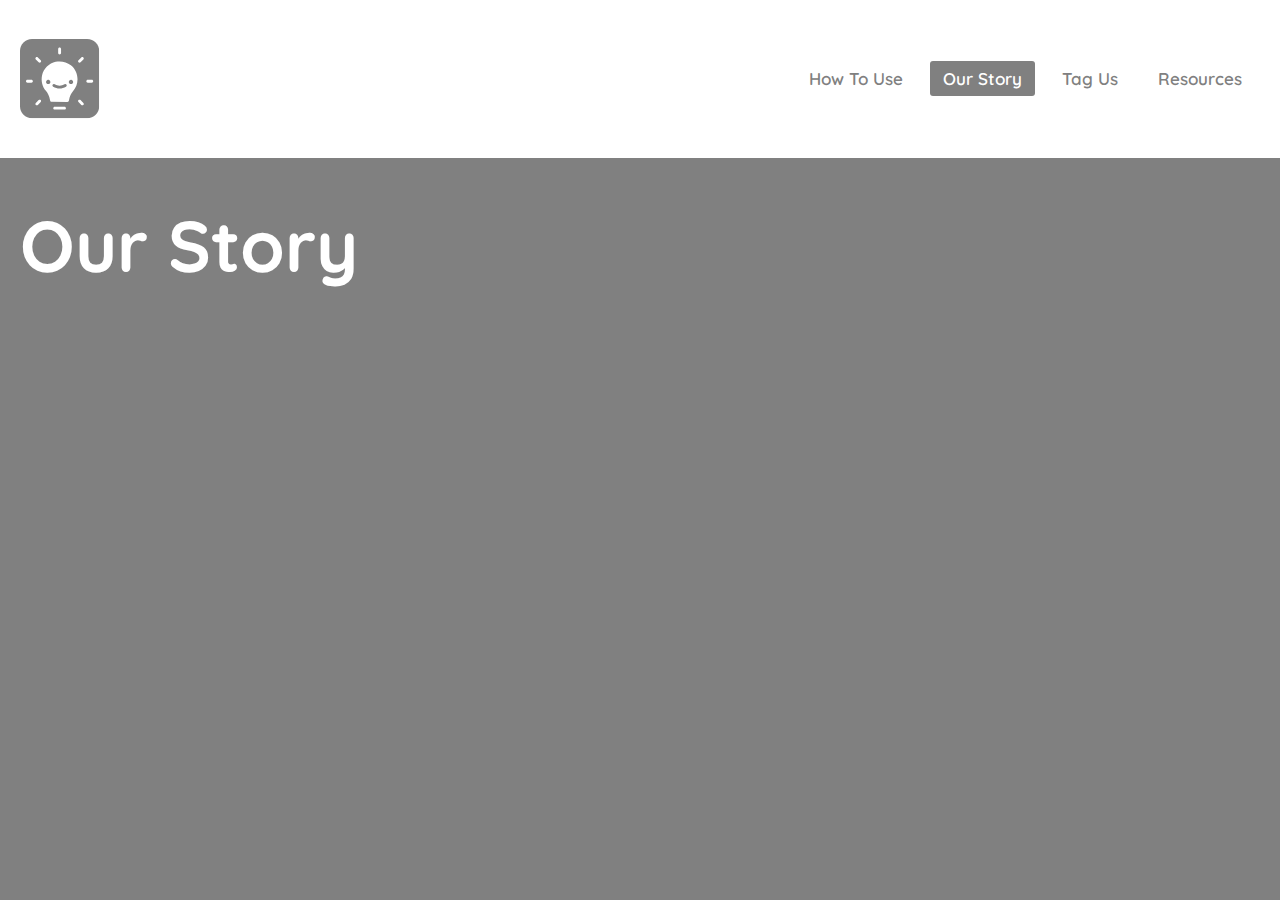
<file: Inspiration Machine/about.html>
<!DOCTYPE html>
<html>
  <head>
    <meta charset="utf-8" />
    <title>Inspiration Machine</title>
    <meta name="viewport" content="width=device-width, initial-scale=1.0" />
    <link rel="stylesheet" href="css/styles.css" />
    <link rel="preconnect" href="https://fonts.googleapis.com" />
    <link rel="preconnect" href="https://fonts.gstatic.com" crossorigin />
    <link
      href="https://fonts.googleapis.com/css2?family=Quicksand:wght@300..700&display=swap"
      rel="stylesheet"
    />
  </head>
  <body>
    <nav>
      <a href="index.html" class="home-button">
        <svg
          xmlns="http://www.w3.org/2000/svg"
          width="80"
          height="80"
          viewBox="0 0 80 80"
          fill="none"
        >
          <g clip-path="url(#clip0_2_4)">
            <path
              d="M67.19 0H12C5.37258 0 0 5.37258 0 12V67.19C0 73.8174 5.37258 79.19 12 79.19H67.19C73.8174 79.19 79.19 73.8174 79.19 67.19V12C79.19 5.37258 73.8174 0 67.19 0Z"
              fill="#808080"
            />
            <path
              d="M62.35 66.37C61.98 66.37 61.61 66.23 61.33 65.95L58.5 63.12C57.94 62.56 57.94 61.64 58.5 61.08C59.06 60.52 59.98 60.52 60.54 61.08L63.37 63.91C63.93 64.47 63.93 65.39 63.37 65.95C63.09 66.23 62.72 66.37 62.35 66.37Z"
              fill="white"
            />
            <path
              d="M71.77 43.63H67.77C66.97 43.63 66.33 42.98 66.33 42.19C66.33 41.4 66.98 40.75 67.77 40.75H71.77C72.57 40.75 73.21 41.4 73.21 42.19C73.21 42.98 72.56 43.63 71.77 43.63Z"
              fill="white"
            />
            <path
              d="M59.52 23.7C59.15 23.7 58.78 23.56 58.5 23.28C57.94 22.72 57.94 21.8 58.5 21.24L61.33 18.41C61.89 17.85 62.81 17.85 63.37 18.41C63.93 18.97 63.93 19.89 63.37 20.45L60.54 23.28C60.26 23.56 59.89 23.7 59.52 23.7Z"
              fill="white"
            />
            <path
              d="M39.6 15.45C38.8 15.45 38.16 14.8 38.16 14.01V10.01C38.16 9.21001 38.81 8.57001 39.6 8.57001C40.39 8.57001 41.04 9.22001 41.04 10.01V14.01C41.04 14.81 40.39 15.45 39.6 15.45Z"
              fill="white"
            />
            <path
              d="M19.68 23.7C19.31 23.7 18.94 23.56 18.66 23.28L15.83 20.45C15.27 19.89 15.27 18.97 15.83 18.41C16.39 17.85 17.31 17.85 17.87 18.41L20.7 21.24C21.26 21.8 21.26 22.72 20.7 23.28C20.42 23.56 20.05 23.7 19.68 23.7Z"
              fill="white"
            />
            <path
              d="M11.42 43.63H7.41998C6.61998 43.63 5.97998 42.98 5.97998 42.19C5.97998 41.4 6.62998 40.75 7.41998 40.75H11.42C12.22 40.75 12.86 41.4 12.86 42.19C12.86 42.98 12.21 43.63 11.42 43.63Z"
              fill="white"
            />
            <path
              d="M16.85 66.37C16.48 66.37 16.11 66.23 15.83 65.95C15.27 65.39 15.27 64.47 15.83 63.91L18.66 61.08C19.22 60.52 20.14 60.52 20.7 61.08C21.26 61.64 21.26 62.56 20.7 63.12L17.87 65.95C17.59 66.23 17.22 66.37 16.85 66.37Z"
              fill="white"
            />
            <path
              d="M44.51 70.62H34.69C33.89 70.62 33.25 69.97 33.25 69.18C33.25 68.39 33.9 67.74 34.69 67.74H44.51C45.31 67.74 45.95 68.39 45.95 69.18C45.95 69.97 45.3 70.62 44.51 70.62Z"
              fill="white"
            />
            <path
              d="M50.89 26.37C46.66 22.94 41.13 21.64 35.69 22.78C29.02 24.19 23.55 29.61 22.09 36.26C20.86 41.87 22.23 47.56 25.86 51.86C27.78 54.14 29.26 56.68 30.19 61.68C30.32 62.36 30.9 62.85 31.59 62.86L47.43 63.04H47.45C48.15 63.04 48.75 62.53 48.87 61.84C49.73 56.73 51.13 54.31 52.97 52.26C55.91 48.97 57.53 44.73 57.53 40.32C57.53 34.88 55.11 29.8 50.88 26.37H50.89ZM30.23 43.71C30.11 44 29.94 44.23 29.74 44.43C29.54 44.63 29.31 44.78 29.05 44.89C28.79 45.01 28.5 45.06 28.22 45.06C27.96 45.06 27.67 45 27.42 44.89C27.13 44.77 26.9 44.63 26.7 44.43C26.5 44.23 26.35 44 26.24 43.71C26.12 43.45 26.07 43.19 26.07 42.91C26.07 42.33 26.3 41.79 26.7 41.38C26.9 41.18 27.13 41.01 27.42 40.89C27.94 40.69 28.54 40.69 29.06 40.89C29.32 41.01 29.55 41.18 29.75 41.38C30.15 41.78 30.38 42.33 30.38 42.91C30.38 43.2 30.32 43.46 30.24 43.71H30.23ZM46.03 47.81C44.07 48.95 41.84 49.55 39.59 49.55C37.34 49.55 35.11 48.95 33.15 47.81C32.46 47.41 32.23 46.53 32.63 45.84C33.03 45.15 33.91 44.91 34.6 45.32C37.64 47.08 41.54 47.08 44.58 45.32C45.27 44.92 46.15 45.15 46.55 45.84C46.95 46.53 46.71 47.41 46.02 47.81H46.03ZM52.96 43.71C52.84 44 52.7 44.23 52.5 44.43C52.3 44.63 52.07 44.78 51.78 44.89C51.52 45.01 51.26 45.06 50.97 45.06C50.4 45.06 49.85 44.83 49.45 44.43C49.25 44.23 49.08 44 48.96 43.71C48.87 43.45 48.82 43.19 48.82 42.91C48.82 42.33 49.05 41.79 49.45 41.38C50.03 40.78 51 40.58 51.78 40.89C52.07 41.01 52.3 41.18 52.5 41.38C52.9 41.78 53.13 42.33 53.13 42.91C53.13 43.2 53.07 43.46 52.96 43.71Z"
              fill="white"
            />
          </g>
          <defs>
            <clipPath id="clip0_2_4">
              <rect width="79.19" height="79.19" fill="white" />
            </clipPath>
          </defs>
        </svg>
      </a>
      <ul>
        <li><a href="tutorial.html">How To Use</a></li>
        <li><a class="active" href="about.html">Our Story</a></li>
        <li><a href="social.html">Tag Us</a></li>
        <li><a href="#">Resources</a></li>
      </ul>
    </nav>
    <section></section>
    <h1>Our Story</h1>
  </body>
</html>
</file>
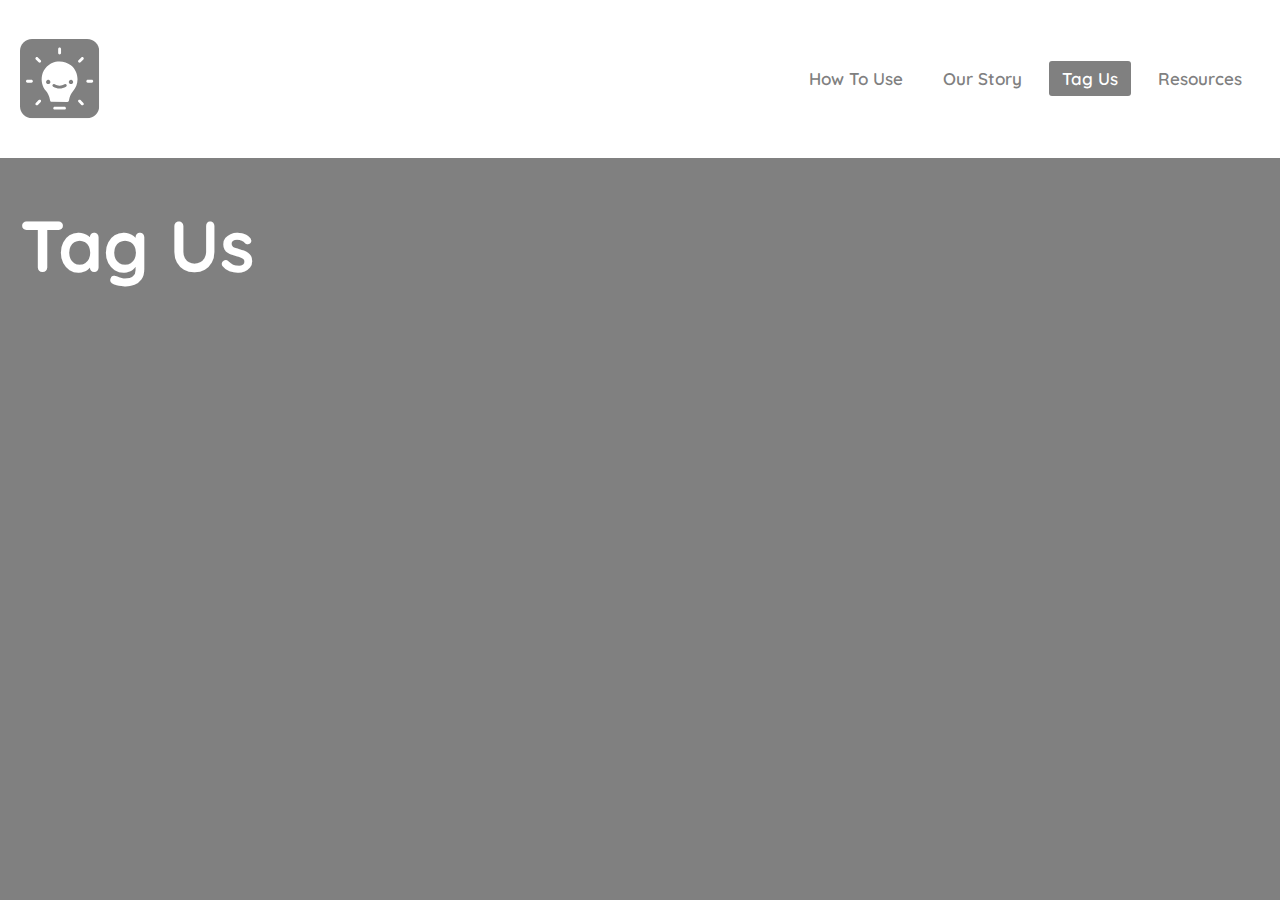
<file: Inspiration Machine/social.html>
<!DOCTYPE html>
<html>
  <head>
    <meta charset="utf-8" />
    <title>Inspiration Machine</title>
    <meta name="viewport" content="width=device-width, initial-scale=1.0" />
    <link rel="stylesheet" href="css/styles.css" />
    <link rel="preconnect" href="https://fonts.googleapis.com" />
    <link rel="preconnect" href="https://fonts.gstatic.com" crossorigin />
    <link
      href="https://fonts.googleapis.com/css2?family=Quicksand:wght@300..700&display=swap"
      rel="stylesheet"
    />
  </head>
  <body>
    <nav>
      <a href="index.html" class="home-button">
        <svg
          xmlns="http://www.w3.org/2000/svg"
          width="80"
          height="80"
          viewBox="0 0 80 80"
          fill="none"
        >
          <g clip-path="url(#clip0_2_4)">
            <path
              d="M67.19 0H12C5.37258 0 0 5.37258 0 12V67.19C0 73.8174 5.37258 79.19 12 79.19H67.19C73.8174 79.19 79.19 73.8174 79.19 67.19V12C79.19 5.37258 73.8174 0 67.19 0Z"
              fill="#808080"
            />
            <path
              d="M62.35 66.37C61.98 66.37 61.61 66.23 61.33 65.95L58.5 63.12C57.94 62.56 57.94 61.64 58.5 61.08C59.06 60.52 59.98 60.52 60.54 61.08L63.37 63.91C63.93 64.47 63.93 65.39 63.37 65.95C63.09 66.23 62.72 66.37 62.35 66.37Z"
              fill="white"
            />
            <path
              d="M71.77 43.63H67.77C66.97 43.63 66.33 42.98 66.33 42.19C66.33 41.4 66.98 40.75 67.77 40.75H71.77C72.57 40.75 73.21 41.4 73.21 42.19C73.21 42.98 72.56 43.63 71.77 43.63Z"
              fill="white"
            />
            <path
              d="M59.52 23.7C59.15 23.7 58.78 23.56 58.5 23.28C57.94 22.72 57.94 21.8 58.5 21.24L61.33 18.41C61.89 17.85 62.81 17.85 63.37 18.41C63.93 18.97 63.93 19.89 63.37 20.45L60.54 23.28C60.26 23.56 59.89 23.7 59.52 23.7Z"
              fill="white"
            />
            <path
              d="M39.6 15.45C38.8 15.45 38.16 14.8 38.16 14.01V10.01C38.16 9.21001 38.81 8.57001 39.6 8.57001C40.39 8.57001 41.04 9.22001 41.04 10.01V14.01C41.04 14.81 40.39 15.45 39.6 15.45Z"
              fill="white"
            />
            <path
              d="M19.68 23.7C19.31 23.7 18.94 23.56 18.66 23.28L15.83 20.45C15.27 19.89 15.27 18.97 15.83 18.41C16.39 17.85 17.31 17.85 17.87 18.41L20.7 21.24C21.26 21.8 21.26 22.72 20.7 23.28C20.42 23.56 20.05 23.7 19.68 23.7Z"
              fill="white"
            />
            <path
              d="M11.42 43.63H7.41998C6.61998 43.63 5.97998 42.98 5.97998 42.19C5.97998 41.4 6.62998 40.75 7.41998 40.75H11.42C12.22 40.75 12.86 41.4 12.86 42.19C12.86 42.98 12.21 43.63 11.42 43.63Z"
              fill="white"
            />
            <path
              d="M16.85 66.37C16.48 66.37 16.11 66.23 15.83 65.95C15.27 65.39 15.27 64.47 15.83 63.91L18.66 61.08C19.22 60.52 20.14 60.52 20.7 61.08C21.26 61.64 21.26 62.56 20.7 63.12L17.87 65.95C17.59 66.23 17.22 66.37 16.85 66.37Z"
              fill="white"
            />
            <path
              d="M44.51 70.62H34.69C33.89 70.62 33.25 69.97 33.25 69.18C33.25 68.39 33.9 67.74 34.69 67.74H44.51C45.31 67.74 45.95 68.39 45.95 69.18C45.95 69.97 45.3 70.62 44.51 70.62Z"
              fill="white"
            />
            <path
              d="M50.89 26.37C46.66 22.94 41.13 21.64 35.69 22.78C29.02 24.19 23.55 29.61 22.09 36.26C20.86 41.87 22.23 47.56 25.86 51.86C27.78 54.14 29.26 56.68 30.19 61.68C30.32 62.36 30.9 62.85 31.59 62.86L47.43 63.04H47.45C48.15 63.04 48.75 62.53 48.87 61.84C49.73 56.73 51.13 54.31 52.97 52.26C55.91 48.97 57.53 44.73 57.53 40.32C57.53 34.88 55.11 29.8 50.88 26.37H50.89ZM30.23 43.71C30.11 44 29.94 44.23 29.74 44.43C29.54 44.63 29.31 44.78 29.05 44.89C28.79 45.01 28.5 45.06 28.22 45.06C27.96 45.06 27.67 45 27.42 44.89C27.13 44.77 26.9 44.63 26.7 44.43C26.5 44.23 26.35 44 26.24 43.71C26.12 43.45 26.07 43.19 26.07 42.91C26.07 42.33 26.3 41.79 26.7 41.38C26.9 41.18 27.13 41.01 27.42 40.89C27.94 40.69 28.54 40.69 29.06 40.89C29.32 41.01 29.55 41.18 29.75 41.38C30.15 41.78 30.38 42.33 30.38 42.91C30.38 43.2 30.32 43.46 30.24 43.71H30.23ZM46.03 47.81C44.07 48.95 41.84 49.55 39.59 49.55C37.34 49.55 35.11 48.95 33.15 47.81C32.46 47.41 32.23 46.53 32.63 45.84C33.03 45.15 33.91 44.91 34.6 45.32C37.64 47.08 41.54 47.08 44.58 45.32C45.27 44.92 46.15 45.15 46.55 45.84C46.95 46.53 46.71 47.41 46.02 47.81H46.03ZM52.96 43.71C52.84 44 52.7 44.23 52.5 44.43C52.3 44.63 52.07 44.78 51.78 44.89C51.52 45.01 51.26 45.06 50.97 45.06C50.4 45.06 49.85 44.83 49.45 44.43C49.25 44.23 49.08 44 48.96 43.71C48.87 43.45 48.82 43.19 48.82 42.91C48.82 42.33 49.05 41.79 49.45 41.38C50.03 40.78 51 40.58 51.78 40.89C52.07 41.01 52.3 41.18 52.5 41.38C52.9 41.78 53.13 42.33 53.13 42.91C53.13 43.2 53.07 43.46 52.96 43.71Z"
              fill="white"
            />
          </g>
          <defs>
            <clipPath id="clip0_2_4">
              <rect width="79.19" height="79.19" fill="white" />
            </clipPath>
          </defs>
        </svg>
      </a>
      <ul>
        <li><a href="tutorial.html">How To Use</a></li>
        <li><a href="about.html">Our Story</a></li>
        <li><a class="active" href="social.html">Tag Us</a></li>
        <li><a href="resource.html">Resources</a></li>
      </ul>
    </nav>
    <section></section>
    <h1>Tag Us</h1>
  </body>
</html>
</file>
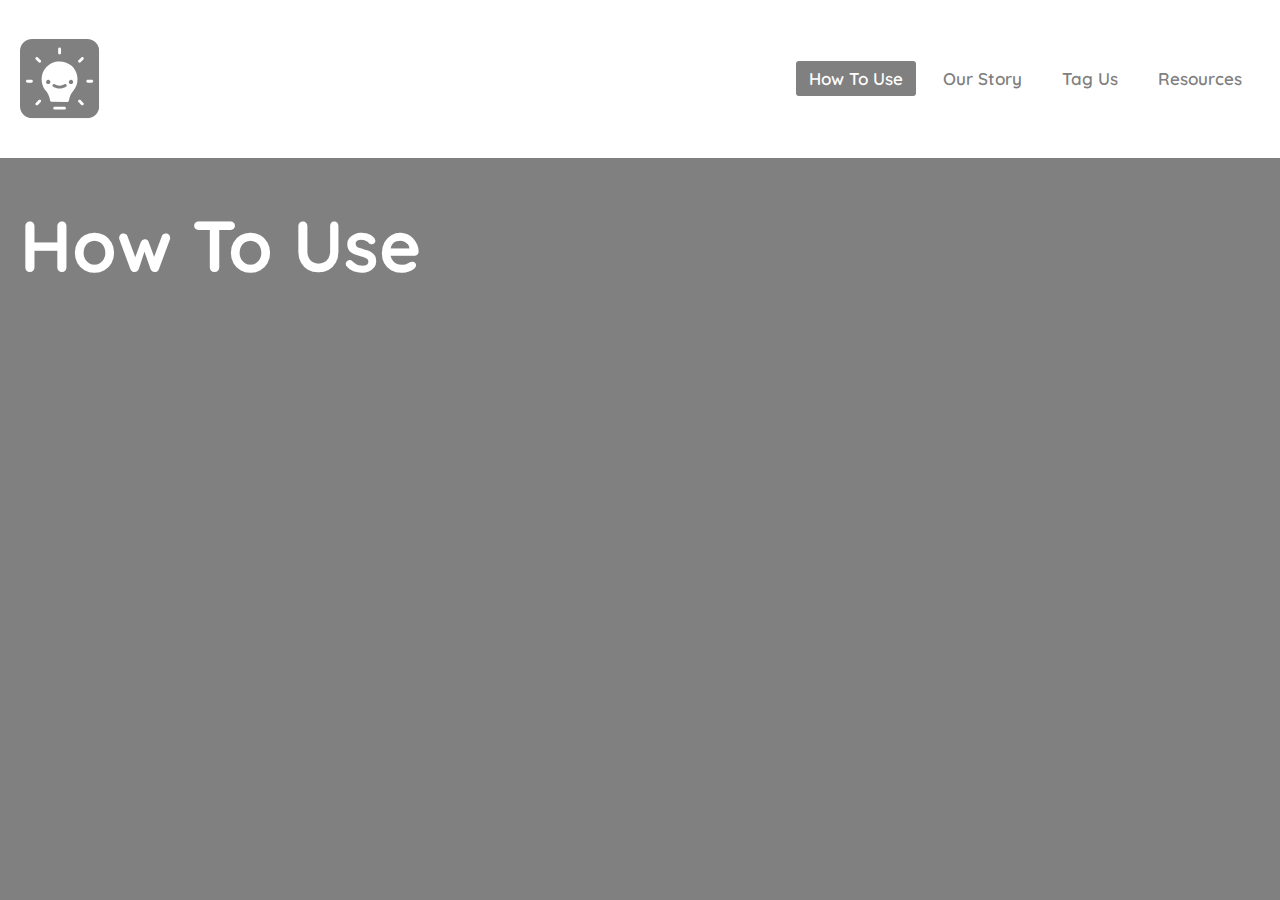
<file: Inspiration Machine/tutorial.html>
<!DOCTYPE html>
<html>
  <head>
    <meta charset="utf-8" />
    <title>Inspiration Machine</title>
    <meta name="viewport" content="width=device-width, initial-scale=1.0" />
    <link rel="stylesheet" href="css/styles.css" />
    <link rel="preconnect" href="https://fonts.googleapis.com" />
    <link rel="preconnect" href="https://fonts.gstatic.com" crossorigin />
    <link
      href="https://fonts.googleapis.com/css2?family=Quicksand:wght@300..700&display=swap"
      rel="stylesheet"
    />
  </head>
  <body>
    <nav>
      <a href="index.html" class="home-button">
        <svg
          xmlns="http://www.w3.org/2000/svg"
          width="80"
          height="80"
          viewBox="0 0 80 80"
          fill="none"
        >
          <g clip-path="url(#clip0_2_4)">
            <path
              d="M67.19 0H12C5.37258 0 0 5.37258 0 12V67.19C0 73.8174 5.37258 79.19 12 79.19H67.19C73.8174 79.19 79.19 73.8174 79.19 67.19V12C79.19 5.37258 73.8174 0 67.19 0Z"
              fill="#808080"
            />
            <path
              d="M62.35 66.37C61.98 66.37 61.61 66.23 61.33 65.95L58.5 63.12C57.94 62.56 57.94 61.64 58.5 61.08C59.06 60.52 59.98 60.52 60.54 61.08L63.37 63.91C63.93 64.47 63.93 65.39 63.37 65.95C63.09 66.23 62.72 66.37 62.35 66.37Z"
              fill="white"
            />
            <path
              d="M71.77 43.63H67.77C66.97 43.63 66.33 42.98 66.33 42.19C66.33 41.4 66.98 40.75 67.77 40.75H71.77C72.57 40.75 73.21 41.4 73.21 42.19C73.21 42.98 72.56 43.63 71.77 43.63Z"
              fill="white"
            />
            <path
              d="M59.52 23.7C59.15 23.7 58.78 23.56 58.5 23.28C57.94 22.72 57.94 21.8 58.5 21.24L61.33 18.41C61.89 17.85 62.81 17.85 63.37 18.41C63.93 18.97 63.93 19.89 63.37 20.45L60.54 23.28C60.26 23.56 59.89 23.7 59.52 23.7Z"
              fill="white"
            />
            <path
              d="M39.6 15.45C38.8 15.45 38.16 14.8 38.16 14.01V10.01C38.16 9.21001 38.81 8.57001 39.6 8.57001C40.39 8.57001 41.04 9.22001 41.04 10.01V14.01C41.04 14.81 40.39 15.45 39.6 15.45Z"
              fill="white"
            />
            <path
              d="M19.68 23.7C19.31 23.7 18.94 23.56 18.66 23.28L15.83 20.45C15.27 19.89 15.27 18.97 15.83 18.41C16.39 17.85 17.31 17.85 17.87 18.41L20.7 21.24C21.26 21.8 21.26 22.72 20.7 23.28C20.42 23.56 20.05 23.7 19.68 23.7Z"
              fill="white"
            />
            <path
              d="M11.42 43.63H7.41998C6.61998 43.63 5.97998 42.98 5.97998 42.19C5.97998 41.4 6.62998 40.75 7.41998 40.75H11.42C12.22 40.75 12.86 41.4 12.86 42.19C12.86 42.98 12.21 43.63 11.42 43.63Z"
              fill="white"
            />
            <path
              d="M16.85 66.37C16.48 66.37 16.11 66.23 15.83 65.95C15.27 65.39 15.27 64.47 15.83 63.91L18.66 61.08C19.22 60.52 20.14 60.52 20.7 61.08C21.26 61.64 21.26 62.56 20.7 63.12L17.87 65.95C17.59 66.23 17.22 66.37 16.85 66.37Z"
              fill="white"
            />
            <path
              d="M44.51 70.62H34.69C33.89 70.62 33.25 69.97 33.25 69.18C33.25 68.39 33.9 67.74 34.69 67.74H44.51C45.31 67.74 45.95 68.39 45.95 69.18C45.95 69.97 45.3 70.62 44.51 70.62Z"
              fill="white"
            />
            <path
              d="M50.89 26.37C46.66 22.94 41.13 21.64 35.69 22.78C29.02 24.19 23.55 29.61 22.09 36.26C20.86 41.87 22.23 47.56 25.86 51.86C27.78 54.14 29.26 56.68 30.19 61.68C30.32 62.36 30.9 62.85 31.59 62.86L47.43 63.04H47.45C48.15 63.04 48.75 62.53 48.87 61.84C49.73 56.73 51.13 54.31 52.97 52.26C55.91 48.97 57.53 44.73 57.53 40.32C57.53 34.88 55.11 29.8 50.88 26.37H50.89ZM30.23 43.71C30.11 44 29.94 44.23 29.74 44.43C29.54 44.63 29.31 44.78 29.05 44.89C28.79 45.01 28.5 45.06 28.22 45.06C27.96 45.06 27.67 45 27.42 44.89C27.13 44.77 26.9 44.63 26.7 44.43C26.5 44.23 26.35 44 26.24 43.71C26.12 43.45 26.07 43.19 26.07 42.91C26.07 42.33 26.3 41.79 26.7 41.38C26.9 41.18 27.13 41.01 27.42 40.89C27.94 40.69 28.54 40.69 29.06 40.89C29.32 41.01 29.55 41.18 29.75 41.38C30.15 41.78 30.38 42.33 30.38 42.91C30.38 43.2 30.32 43.46 30.24 43.71H30.23ZM46.03 47.81C44.07 48.95 41.84 49.55 39.59 49.55C37.34 49.55 35.11 48.95 33.15 47.81C32.46 47.41 32.23 46.53 32.63 45.84C33.03 45.15 33.91 44.91 34.6 45.32C37.64 47.08 41.54 47.08 44.58 45.32C45.27 44.92 46.15 45.15 46.55 45.84C46.95 46.53 46.71 47.41 46.02 47.81H46.03ZM52.96 43.71C52.84 44 52.7 44.23 52.5 44.43C52.3 44.63 52.07 44.78 51.78 44.89C51.52 45.01 51.26 45.06 50.97 45.06C50.4 45.06 49.85 44.83 49.45 44.43C49.25 44.23 49.08 44 48.96 43.71C48.87 43.45 48.82 43.19 48.82 42.91C48.82 42.33 49.05 41.79 49.45 41.38C50.03 40.78 51 40.58 51.78 40.89C52.07 41.01 52.3 41.18 52.5 41.38C52.9 41.78 53.13 42.33 53.13 42.91C53.13 43.2 53.07 43.46 52.96 43.71Z"
              fill="white"
            />
          </g>
          <defs>
            <clipPath id="clip0_2_4">
              <rect width="79.19" height="79.19" fill="white" />
            </clipPath>
          </defs>
        </svg>
      </a>
      <ul>
        <li><a class="active" href="tutorial.html">How To Use</a></li>
        <li><a href="about.html">Our Story</a></li>
        <li><a href="social.html">Tag Us</a></li>
        <li><a href="resource.html">Resources</a></li>
      </ul>
    </nav>
    <section></section>
    <h1>How To Use</h1>
  </body>
</html>
</file>
<file: css/styles.css>
* {
  padding: 0;
  margin: 0;
  text-decoration: none;
  list-style: none;
  box-sizing: border-box;
}

body {
  background-color: #808080;
  font-family: "Quicksand", sans-serif;
  transition: background-color 0.4s ease-in-out;
  
}

.svgPathColor {
  fill: #808080;
  transition: fill 0.4s ease-in-out;
}

.about {
  background-color: #5441f0;
}
.tutorial {
  background-color: #dc143c;
}

.social {
  background-color: #EDD837;
}
.connect {
  background-color: #2FBD50;
}

nav {
  background: white;
  height: 157.58px;
  width: 100%;
  position: fixed;
  top: 0; /* Ensures the nav stays at the top */
  z-index: 998; /* Ensures it's above other content */
}

nav ul {
  float: right;
  margin-right: 40px;
  margin-top: 39.395px;
}

nav ul li {
  display: inline-block;
  line-height: 80px;
  margin: 0 5px;
}

nav ul li a {
  color: #808080;
  font-size: 17px;
  padding: 7px 13px;
  border-radius: 3px;
  font-weight: 600;
}

nav ul li a:hover {
  color: white;
  background-color: #808080;
}

a.active {
  background: #808080;
  color: white;
}

a.color-active {
  background: #5441f0;
  color: white;
}

a.color2-active {
  background: #dc143c;
  color: white;
}

a.color3-active {
  background: #EDD837;
  color: white;
}

a.color4-active {
  background: #2FBD50;
  color: white;
}

@media (max-width: 952px) {
  nav ul li a {
    display: none;
  }
}

.home-button {
  display: inline-block;
  text-decoration: none;
  cursor: pointer;
  margin-left: 40px;
  margin-top: 39.395px;
}

h1 {
  font-family: "Quicksand", sans-serif;
  color: white;
  margin-left: 40px;
  margin-right: 40px;
  margin-top: 200px; /* Adjusted margin top to position below the nav */
  font-size: 90px;
}

h2 {
  font-family: "Quicksand", sans-serif;
  color: white;
  margin-left: 40px;
  margin-right: 40px;
  margin-bottom: 12px;
  font-size: 48px;
}

.abouth2 {
  color: #5441f0;
  margin-top: 25px;
}

.tutorialh2 {
  color: #dc143c;
  margin-top: 25px;
}

.socialh2 {
  color:#808080
}

.Homeh2 {
  color:#808080;
  font-size: 24px;
  margin-bottom: 20px;
  
}
.Homeh3 {
  color:#808080;
  font-size: 48px;
  margin-top: 25px;
  margin-bottom: 20px;
}

.p-container {
  display: flex;
  flex-direction: column;
  justify-content: center;
  align-items: center;
  padding-left: 40px;
  padding-right: 40px;
  margin-bottom: 50px;

  
}

.p2-container {
  display: flex;
  flex-direction: column;
  justify-content: center;
  align-items: center;
  padding-left: 40px;
  padding-right: 40px;
  margin-bottom: 50px;
}

p {
  font-family: "Quicksand", sans-serif;
  color: #808080;
  margin-left: 0px;
  font-size:1.6rem;
  font-weight: 500;
  
  
}

/* p2 {
  font-family: "Quicksand", sans-serif;
  color: #808080;
  margin-left: 50%;
  margin-left: 25%;
  margin-top:25px;
  font-size: 60px;
} */

.board {
  background-color: white;
  justify-content: center; /* Center horizontally */
  align-items: center; /* Center vertically */
  margin-right: 5%;
  margin-left: 5%;
  text-align: center; /* Center the content horizontally */
  border-radius: 30px;
  margin-top: 4%;
  margin-bottom: 4%;
  overflow: hidden; /* Ensure contents do not overflow outside the board */
}

.space {
  height: 24px;
  width: 100%;
}

.sheets {
  position: relative;
  height: 60vmin;
  width: calc(60vmin / 1.4);
  background-color: #white;
  background-size: 70px 120px;
  margin: calc(40vmin / 10);
  border-radius: calc(40vmin / 20);
  display: inline-block;
  box-shadow: rgba(17, 12, 46, 0.15) 0px 48px 100px 0px;
  
}

/* Everything Below this point is the Inspiration Machine */

/* Cards for Colors */
.label-container2 {
  text-align: center; /* Center the content horizontally */
}

label .cardWrapper2 {
  position: relative;
  height: 40vmin;
  width: calc(40vmin / 1.4);
  background-color: #282828;
  background-image: url("data:image/svg+xml,%3Csvg viewBox='0 0 50.8 50.8' xmlns='http://www.w3.org/2000/svg' fill='%23000000'%3E%3Cg id='SVGRepo_bgCarrier' stroke-width='0'%3E%3C/g%3E%3Cg id='SVGRepo_tracerCarrier' stroke-linecap='round' stroke-linejoin='round'%3E%3C/g%3E%3Cg id='SVGRepo_iconCarrier'%3E%3Cpath d='M30.055 8.894a2.097 2.077 0 0 0-2.812.928l-.041.082a2.097 2.077 0 0 0 .936 2.785 2.097 2.077 0 0 0 2.815-.928l.039-.079a2.097 2.077 0 0 0-.937-2.788Z' style='color:%23fff;fill:%23fff;stroke-width:1;stroke-linecap:round;-inkscape-stroke:none'%3E%3C/path%3E%3Cpath d='M33.173 29.96c-.223 3.331 2.662 5.045 4.393 5.045 3.593 0 6.046-3.168 7.026-7.72 1.146-5.324-.505-9.787-3.881-9.787-2.222 0-6.425 2.857-7.538 12.463M16.6 10.39c-5.505-.992-6.136 3.72-7.01 10.453L7.21 39.178m8.03-19.648h-9.4m16.996-9.267-3.053 24.678m8.64-17.17-2.116 17.17m5.664 5.6 2.572-22.87' style='fill:none;stroke:%23fff;stroke-width:3.17501;stroke-linecap:round;stroke-linejoin:round;stroke-miterlimit:4;stroke-dasharray:none;stroke-opacity:1'%3E%3C/path%3E%3C/g%3E%3C/svg%3E");
  background-size: 70px 120px;
  margin: calc(40vmin / 10);
  border-radius: calc(40vmin / 20);
  overflow: hidden;
  display: inline-block;
  transition: transform 200ms linear, box-shadow 100ms linear;
  transform: rotateY(180deg);
  box-shadow: rgba(17, 12, 46, 0.15) 0px 48px 100px 0px;
  background-repeat: no-repeat;
  background-position: center center;
}
input:checked + label .cardWrapper2 {
  transform: rotateY(0deg);
}
.cardRandom2 {
  width: 0%;
  height: 0%;
  background-color: white;
  opacity: 1;
  cursor: pointer;
  transition: opacity 1ms linear 100ms;
}
.cardWrapper2:hover {
  filter: brightness(0.98);
}
input:focus + label .cardWrapper2 {
  box-shadow: 0 0 calc(40vmin / 100) 0 rgba(0, 0, 0, 0);
}
input:checked + label .cardRandom2 {
  opacity: 0;
}
.cardRandom2 {
  content: "";
  position: absolute;
  height: 100%;
  width: 100%;
  background-color: #ffffff; /* Set background color to white */
  overflow: hidden;
  display: flex;
  flex-direction: column;
  align-items: center;
  justify-content: center;
  transition: transform 200ms linear, box-shadow 100ms linear;
  transform: rotateY(0deg);
  box-shadow: rgba(17, 12, 46, 0.15) 0px 48px 100px 0px;
  cursor: pointer;
}

.cardRandom2 .colorSquare {
  width: 60%; /* Adjust size as needed */
  height: 50%; /* Adjust size as needed */
  border-radius: 8px; /* Adjust border radius */
  margin-bottom: 30px; /* Spacing below the color square */
  background-color: #808080;
}

.cardRandom2 .hexCode {
  font-family: "Mulish", sans-serif;
  font-size: 38px;
  font-weight: 500;
  color: #000;
  transform: rotateY(180deg);
}

input:checked + label .cardRandom2::before {
  animation-play-state: running;
}

input {
  height: 0;
  width: 0;
  border: none;
  outline: none;
  display: none;
}
@keyframes randomCard {
  0% {
    background-position: 0 0;
  }
  100% {
    background-position: 100% 0;
  }
}

/* contact form */

.container {
  border-radius: calc(40vmin / 20);
  box-shadow: rgba(17, 12, 46, 0.15) 0px 48px 100px 0px;
  overflow: hidden;
  position: relative;
  height: 100%;
  width: 100%;
  background-color: white; 
  margin-bottom: 30px;
}


h6 {
  font-size:2rem;
  margin-bottom:1rem;
  color: #2FBD50;
}
.form-container {
  display:flex;
}

.left-container {
  flex:1;
  height:480px;
  background-color: ;
}
.right-container {
  display:flex;
  flex:1;
  height:460px;
  background-color: $white;
  justify-content:center;
  align-items:center;
}

.left-container {
  display:flex;
  flex:1;
  height:480px;
  justify-content:center;
  align-items:center;
    color:$white;
}

.left-container p {
  font-size:1.6rem;
  font-weight: 500;
}

.right-inner-container {
  width:70%;
  height:80%;
  text-align:center;
}

.left-inner-container {
  width:70%;
  height:80%;
  text-align:center;

}

input, textarea {
	background-color: #eee;
	border: none;
	padding: 12px 15px;
	margin: 8px 0;
	width: 100%;
  font-size:0.8rem;
  border-radius: 5px;
}

input[type="text"],
input[type="email"],
textarea {
    width: 100%;
    padding: 10px;
    margin-bottom: 10px;
}

input:focus, textarea:focus{
  outline:1px solid $teal;
}

button {
  border-radius: 3px;
	border: 1px solid #2FBD50;
	background-color: #2FBD50;
	color: #FFFFFF;
	font-size: 12px;
	font-weight: bold;
  font-family:"Quicksand", sans-serif;
	padding: 12px 45px;
	letter-spacing: 1px;
	text-transform: uppercase;
	transition: transform 80ms ease-in;
  cursor:pointer;
}

button:hover {
  opacity:0.7;
}

form p {
  text-align:left;
}

@media only screen and (max-width: 600px) {
  .left-container{
    display: none;
  }
  .lg-view {
    display:none;  
  }
}

@media only screen and (min-width: 600px) {
  .sm-view {
    display:none;  
  }
}


/* Tablet */

@media screen  and (max-width: 1000px)
{
  h1{
font-size: 60px;
  }
  .cardRandom2 .hexCode {
    font-size: 28px;
  }
  p {
    font-size: 1.5em;
  }
  .left-container p {
    font-size:1.5rem;
  }
}
/* Phone */

@media screen  and (max-width: 600px)
{
  .cardRandom2 .hexCode {
    font-size: 20px;
  }
  p {
    font-size: .9em;
  }
  .left-container p {
    font-size:.8rem;
  }
}
</file>
<file: Inspiration Machine/css/styles.css>
* {
  padding: 0;
  margin: 0;
  text-decoration: none;
  list-style: none;
  box-sizing: border-box;
}

body {
  background-color: #808080;
  font-family: "Quicksand", sans-serif;
}

nav {
  background: white;
  height: 157.58px;
  width: 100%;
  position: fixed;
  top: 0; /* Ensures the nav stays at the top */
  z-index: 998; /* Ensures it's above other content */
}

nav ul {
  float: right;
  margin-right: 20px;
  margin-top: 39.395px;
}

nav ul li {
  display: inline-block;
  line-height: 80px;
  margin: 0 5px;
}

nav ul li a {
  color: #808080;
  font-size: 17px;
  padding: 7px 13px;
  border-radius: 3px;
  font-weight: 600;
}

nav ul li a:hover {
  color: white;
  transition: 0.5s;
  background: #808080;
}

a.active {
  background: #808080;
  color: white;
}

@media (max-width: 952px) {
  nav ul li a {
    display: none;
  }
}

.home-button {
  display: inline-block;
  text-decoration: none;
  cursor: pointer;
  margin-left: 20px;
  margin-top: 39.395px;
}

h1 {
  font-family: "Quicksand", sans-serif;
  color: white;
  margin-left: 20px;
  margin-top: 200px; /* Adjusted margin top to position below the nav */
  font-size: 72px;
}
</file>
